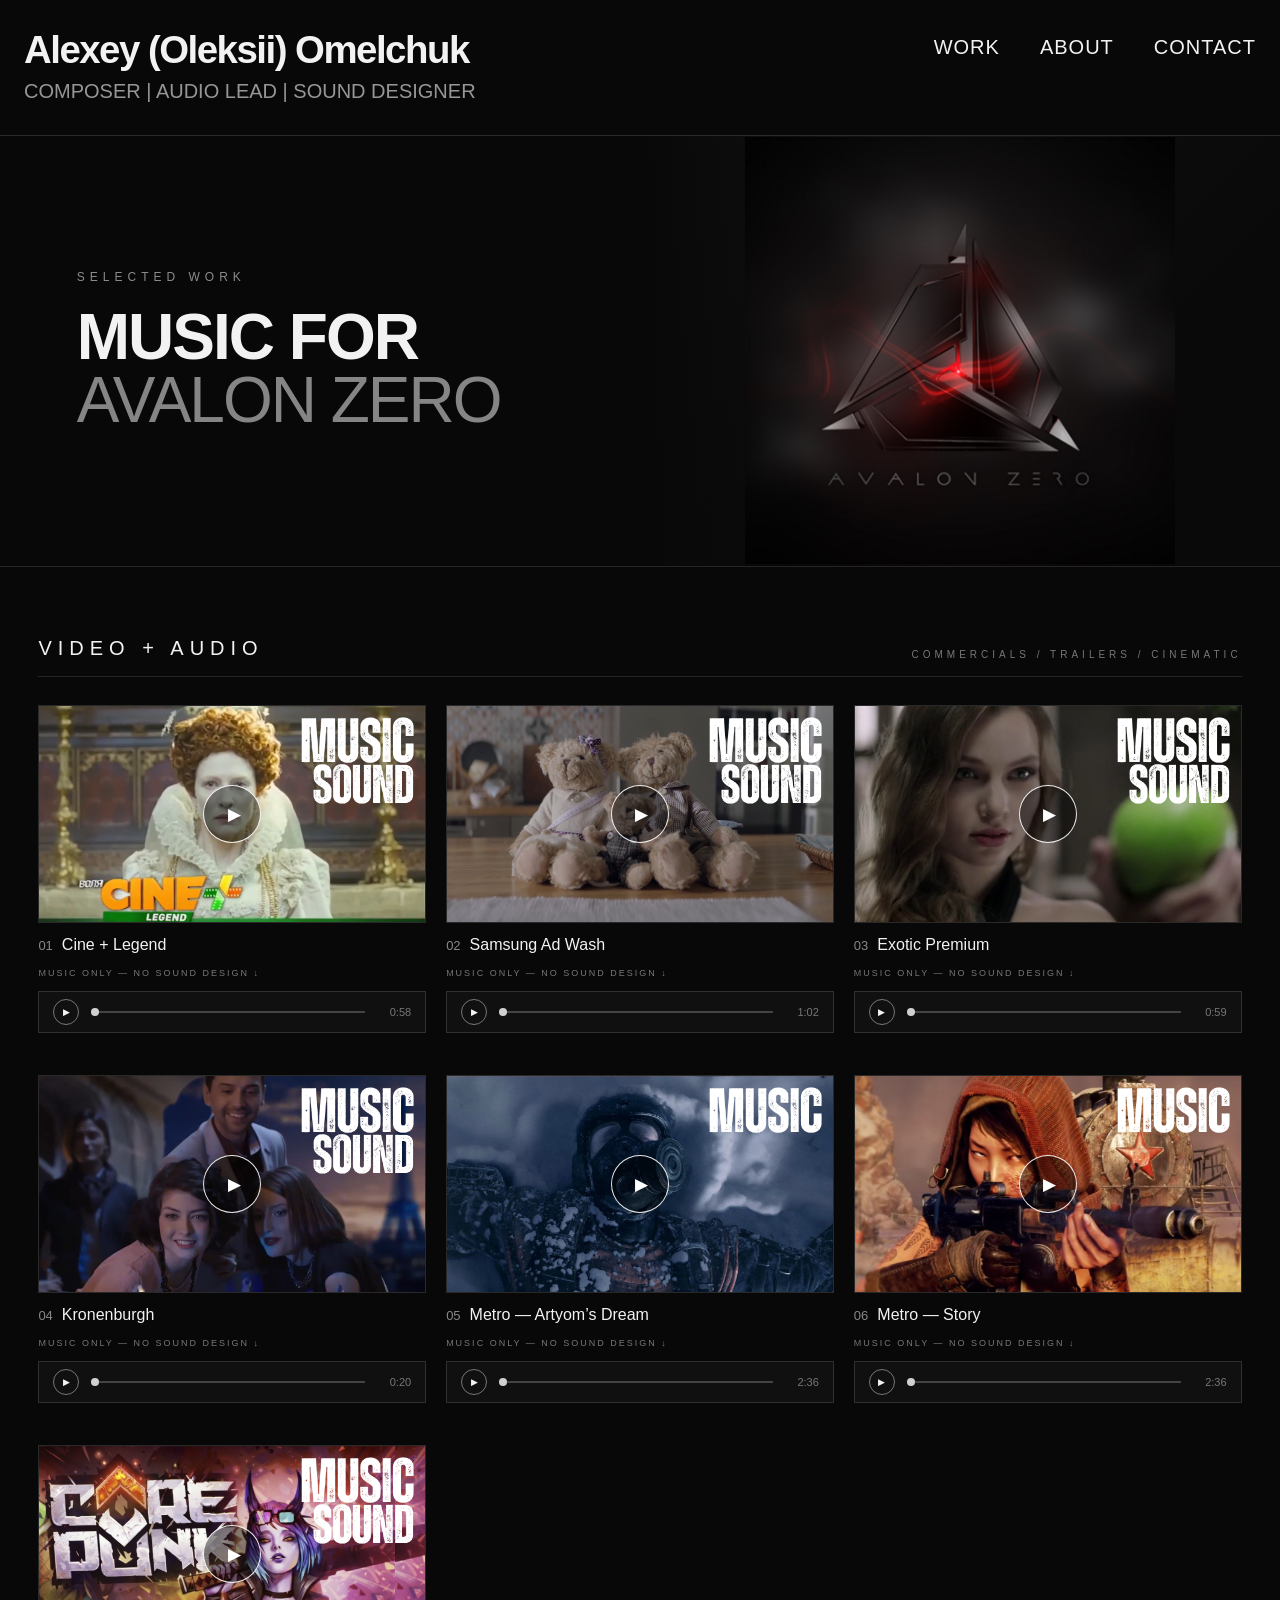
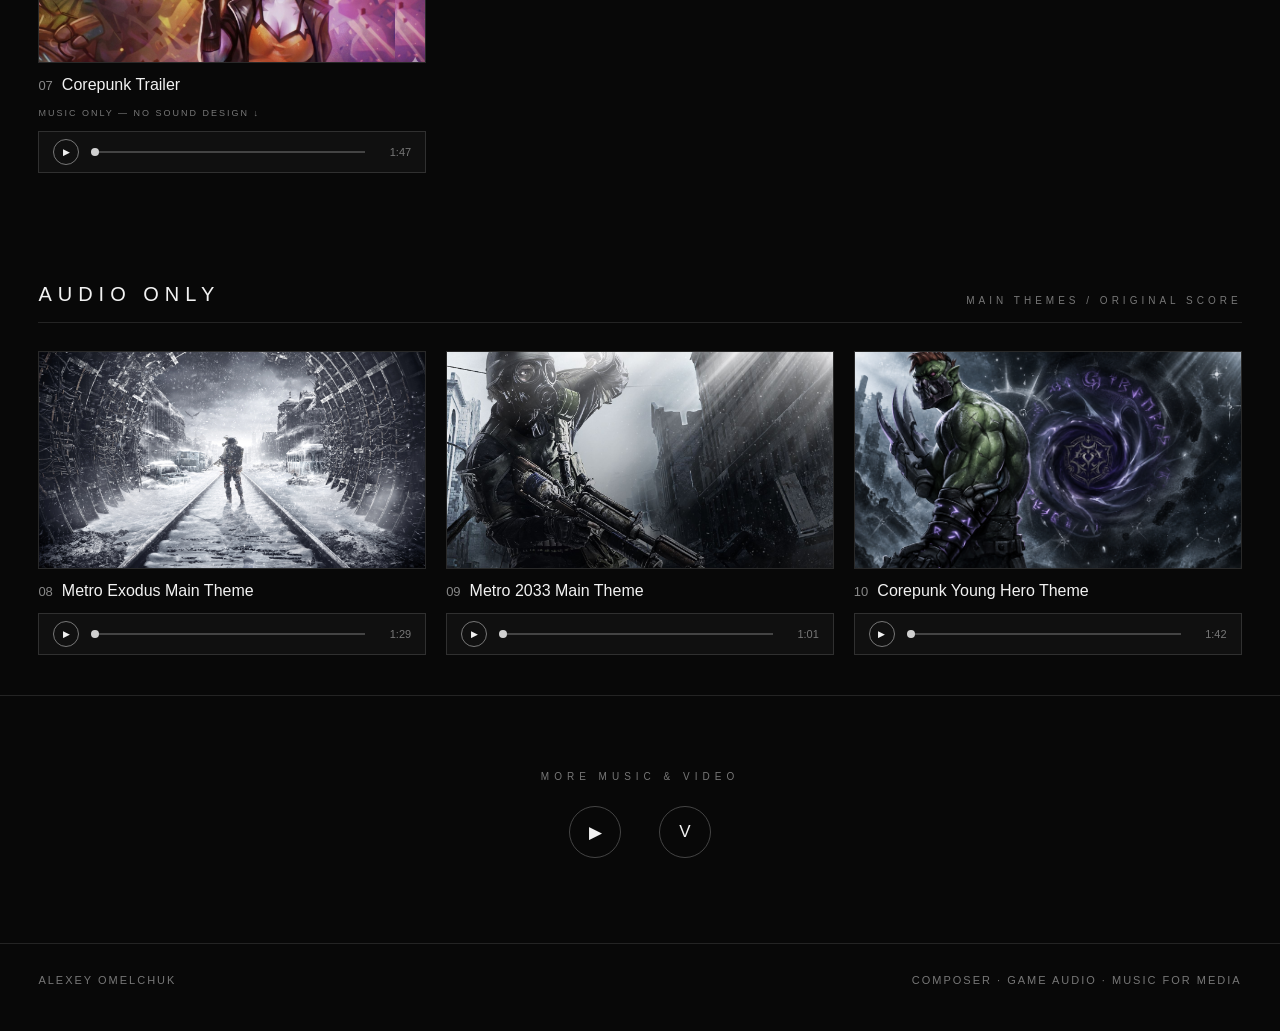
<file: avalon.html>
<!DOCTYPE html>
<html lang="en">
<head>
  <meta charset="UTF-8">
  <meta name="viewport" content="width=device-width, initial-scale=1.0">

  <title>Music for Avalon Zero | Alexey (Oleksii) Omelchuk</title>

  <style>
    * {
      box-sizing: border-box;
      margin: 0;
      padding: 0;
    }

    body {
      background: #080808;
      color: #f2f2f2;
      font-family: Arial, Helvetica, sans-serif;
    }

    a {
      color: inherit;
      text-decoration: none;
    }

    /* HEADER */

    .site-header {
      min-height: 136px;
      padding: 28px 24px 24px;
      border-bottom: 1px solid #2a2a2a;
      display: flex;
      justify-content: space-between;
      align-items: flex-start;
    }

    .name {
      font-size: clamp(30px, 3vw, 48px);
      font-weight: 700;
      letter-spacing: -1.5px;
    }

    .role {
      margin-top: 8px;
      color: #969696;
      font-size: 20px;
    }

    .nav {
      display: flex;
      gap: 40px;
      padding-top: 8px;
      font-size: 20px;
      letter-spacing: 1px;
    }

    .nav a:hover {
      opacity: .65;
    }

    /* HERO */

    .hero {
      min-height: 420px;
      border-bottom: 1px solid #252525;
      display: grid;
      grid-template-columns: 1fr 1fr;
      position: relative;
      overflow: hidden;
    }

    .hero-copy {
      padding: 90px 6vw;
      display: flex;
      flex-direction: column;
      justify-content: center;
      z-index: 2;
    }

    .eyebrow {
      color: #8c8c8c;
      font-size: 12px;
      letter-spacing: 5px;
      margin-bottom: 22px;
      text-transform: uppercase;
    }

    .hero h1 {
      font-size: clamp(42px, 5vw, 76px);
      line-height: .98;
      letter-spacing: -2px;
      font-weight: 600;
    }

    .hero h1 span {
      color: #858585;
      font-weight: 400;
    }

    .hero-art {
      min-height: 420px;
      display: flex;
      align-items: center;
      justify-content: center;
      position: relative;
      background:
        radial-gradient(circle at center, rgba(130,20,20,.22), transparent 48%),
        linear-gradient(135deg, #111 0%, #090909 70%);
    }

    .hero-art::after {
      content: "";
      position: absolute;
      inset: 0;
      background: linear-gradient(90deg, #080808 0%, transparent 30%);
      pointer-events: none;
    }

    .logo-placeholder {
      position: relative;
      z-index: 2;
      width: 310px;
      height: 180px;
      border: 1px solid #333;
      display: flex;
      align-items: center;
      justify-content: center;
      color: #777;
      letter-spacing: 6px;
      font-size: 13px;
    }

    /* CONTENT */

    .section {
      padding: 70px 3vw 40px;
    }

    .section-heading {
      display: flex;
      justify-content: space-between;
      align-items: flex-end;
      margin-bottom: 28px;
      border-bottom: 1px solid #242424;
      padding-bottom: 16px;
    }

    .section-heading h2 {
      font-size: 20px;
      font-weight: 400;
      letter-spacing: 6px;
      text-transform: uppercase;
    }

    .section-heading span {
      color: #777;
      font-size: 10px;
      letter-spacing: 4px;
      text-transform: uppercase;
    }

    .grid {
      display: grid;
      grid-template-columns: repeat(3, minmax(0, 1fr));
      gap: 42px 20px;
    }

    .card {
      min-width: 0;
    }

    .thumb {
      aspect-ratio: 16 / 7;
      background:
        linear-gradient(135deg, #171717, #0e0e0e);
      border: 1px solid #292929;
      position: relative;
      overflow: hidden;
    }

    .thumb::before {
      content: "IMAGE";
      position: absolute;
      inset: 0;
      display: flex;
      align-items: center;
      justify-content: center;
      color: #454545;
      letter-spacing: 5px;
      font-size: 11px;
    }

    .play {
      width: 54px;
      height: 54px;
      border: 2px solid rgba(255,255,255,.9);
      border-radius: 50%;
      position: absolute;
      left: 50%;
      top: 50%;
      transform: translate(-50%, -50%);
      display: flex;
      align-items: center;
      justify-content: center;
      z-index: 2;
    }

    .play::after {
      content: "";
      border-left: 13px solid white;
      border-top: 8px solid transparent;
      border-bottom: 8px solid transparent;
      margin-left: 4px;
    }

    .card-title {
      margin-top: 13px;
      font-size: 16px;
      font-weight: 500;
    }

    .number {
      color: #888;
      margin-right: 9px;
      font-size: 13px;
    }

    .media-row {
      margin-top: 13px;
      display: grid;
      grid-template-columns: 105px 1fr;
      gap: 10px;
    }

    .video-button,
    .audio-player {
      height: 44px;
      border: 1px solid #383838;
      background: #101010;
      display: flex;
      align-items: center;
    }

    .video-button {
      justify-content: center;
      font-size: 12px;
      transition: .2s;
    }

    .video-button:hover {
      background: #181818;
    }

    .video-button.youtube::before {
      content: "▶";
      margin-right: 8px;
    }

    .video-button.vimeo::before {
      content: "V";
      margin-right: 8px;
      font-weight: 700;
    }

    .audio-player {
      padding: 0 12px;
      gap: 10px;
      color: #777;
    }

    .audio-play {
      width: 25px;
      height: 25px;
      border: 1px solid #777;
      border-radius: 50%;
      display: flex;
      align-items: center;
      justify-content: center;
      color: white;
      font-size: 10px;
      flex: 0 0 auto;
    }

    .audio-line {
      height: 2px;
      background: #3c3c3c;
      flex: 1;
    }

    /* AUDIO ONLY */

    .audio-grid .thumb {
      aspect-ratio: 16 / 6.5;
    }

    .audio-grid .thumb::before {
      content: "COVER IMAGE";
    }

    .audio-grid .audio-player {
      margin-top: 14px;
      width: 100%;
    }

    /* SOCIAL */

    .social {
      padding: 75px 20px 85px;
      text-align: center;
      border-top: 1px solid #242424;
    }

    .social-title {
      color: #777;
      text-transform: uppercase;
      letter-spacing: 5px;
      font-size: 10px;
      margin-bottom: 24px;
    }

    .social-icons {
      display: flex;
      justify-content: center;
      gap: 38px;
    }

    .social-icons a {
      width: 52px;
      height: 52px;
      border: 1px solid #444;
      border-radius: 50%;
      display: flex;
      justify-content: center;
      align-items: center;
      font-size: 17px;
      transition: .2s;
    }

    .social-icons a:hover {
      background: #eee;
      color: #080808;
    }

    /* FOOTER */

    footer {
      border-top: 1px solid #242424;
      padding: 30px 3vw 45px;
      display: flex;
      justify-content: space-between;
      color: #777;
      font-size: 11px;
      letter-spacing: 2px;
    }

    /* RESPONSIVE */

    @media (max-width: 900px) {
      .site-header {
        display: block;
      }

      .nav {
        margin-top: 25px;
        gap: 25px;
        font-size: 15px;
      }

      .hero {
        grid-template-columns: 1fr;
      }

      .hero-copy {
        padding: 70px 6vw 30px;
      }

      .hero-art {
        min-height: 260px;
      }

      .grid {
        grid-template-columns: repeat(2, 1fr);
      }
    }

    @media (max-width: 600px) {
      .role {
        font-size: 15px;
      }

      .nav {
        flex-wrap: wrap;
      }

      .grid {
        grid-template-columns: 1fr;
      }

      .section {
        padding-left: 20px;
        padding-right: 20px;
      }

      .section-heading span {
        display: none;
      }
        footer {
      display: block;
      line-height: 2;
    }
    }
    /* AVALON MEDIA */

.video-frame {
  width: 100%;
  aspect-ratio: 16 / 9;
  background: #000;
  overflow: hidden;
  border: 1px solid #242424;
}

.video-frame iframe {
  width: 100%;
  height: 100%;
  display: block;
  border: 0;
}

/* AUDIO PLAYER */

.audio-player {
  width: 100%;
  height: 42px;
  margin-top: 13px;
  padding: 0 14px;
  display: flex;
  align-items: center;
  gap: 12px;
  background: #101010;
  border: 1px solid #303030;
}

.audio-play {
  appearance: none;
  -webkit-appearance: none;
  width: 26px;
  height: 26px;
  padding: 0;
  border: 1px solid #777;
  border-radius: 50%;
  background: transparent;
  color: #f2f2f2;
  font-family: Arial, Helvetica, sans-serif;
  font-size: 9px;
  line-height: 1;
  cursor: pointer;
  flex: 0 0 26px;
}

.audio-progress {
  appearance: none;
  -webkit-appearance: none;
  flex: 1;
  min-width: 0;
  height: 2px;
  background: #444;
  border: 0;
  outline: none;
  cursor: pointer;
}

.audio-progress::-webkit-slider-runnable-track {
  height: 2px;
  background: #444;
}

.audio-progress::-webkit-slider-thumb {
  appearance: none;
  -webkit-appearance: none;
  width: 8px;
  height: 8px;
  margin-top: -3px;
  border-radius: 50%;
  background: #d0d0d0;
  border: 0;
}

.audio-progress::-moz-range-track {
  height: 2px;
  background: #444;
  border: 0;
}

.audio-progress::-moz-range-thumb {
  width: 8px;
  height: 8px;
  border-radius: 50%;
  background: #d0d0d0;
  border: 0;
}

.audio-time {
  min-width: 34px;
  color: #777;
  font-size: 11px;
  text-align: right;
}

/* AUDIO ONLY PLACEHOLDERS */

.audio-cover {
  width: 100%;
  aspect-ratio: 16 / 7;
  background: linear-gradient(135deg, #171717, #0d0d0d);
  border: 1px solid #292929;
}

.audio-card .audio-player {
  margin-top: 13px;
}
  /* VIDEO POSTERS */

.video-poster {
  position: relative;
  width: 100%;
  aspect-ratio: 16 / 9;
  overflow: hidden;
  background: #000;
  border: 1px solid #292929;
  cursor: pointer;
}

.video-poster img {
  width: 100%;
  height: 100%;
  display: block;
  object-fit: cover;
}

.video-poster iframe {
  position: absolute;
  inset: 0;
  width: 100%;
  height: 100%;
  border: 0;
  display: block;
}

.poster-play {
  position: absolute;
  left: 50%;
  top: 50%;
  transform: translate(-50%, -50%);

  width: 58px;
  height: 58px;

  border: 1.5px solid rgba(255,255,255,.9);
  border-radius: 50%;

  background: rgba(0,0,0,.42);
  color: white;

  display: flex;
  align-items: center;
  justify-content: center;

  padding: 0 0 0 4px;
  font-size: 17px;
  line-height: 1;

  cursor: pointer;
  transition: .2s ease;
}

.video-poster:hover .poster-play {
  transform: translate(-50%, -50%) scale(1.08);
  background: rgba(0,0,0,.65);
}


/* AUDIO COVER IMAGES */

.audio-cover {
  width: 100%;
  aspect-ratio: 16 / 9;
  overflow: hidden;
  background: #111;
  border: 1px solid #292929;
}

.audio-cover img {
  width: 100%;
  height: 100%;
  display: block;
  object-fit: cover;
} 
    .avalon-logo {
  position: relative;
  z-index: 2;
  width: min(72%, 430px);
  height: auto;
  display: block;
  object-fit: contain;
}
   .audio-label {
  margin-top: 14px;
  margin-bottom: 7px;
  color: #777;
  font-size: 9px;
  letter-spacing: 2px;
  text-transform: uppercase;
} 
  </style>
</head>

<body>

<header class="site-header">
  <div>
    <div class="name">Alexey (Oleksii) Omelchuk</div>
    <div class="role">COMPOSER | AUDIO LEAD | SOUND DESIGNER</div>
  </div>

  <nav class="nav">
    <a href="index.html">WORK</a>
    <a href="index.html#about">ABOUT</a>
    <a href="contact.html">CONTACT</a>
  </nav>
</header>


<section class="hero">

  <div class="hero-copy">
    <div class="eyebrow">Selected Work</div>

    <h1>
      MUSIC FOR<br>
      <span>AVALON ZERO</span>
    </h1>
  </div>

  <div class="hero-art">
   <img class="avalon-logo"
     src="images/avalon/logo.jpg"
     alt="Avalon Zero">
  </div>

</section>

<!-- VIDEO + AUDIO -->
<section class="section">

  <div class="section-heading">
    <h2>Video + Audio</h2>
    <span>Commercials / Trailers / Cinematic</span>
  </div>

  <div class="grid">

    <!-- 01 CINE + LEGEND -->
    <article class="card">
      <div class="video-poster"
           data-video="https://player.vimeo.com/video/1217267365?autoplay=1">
        <img src="images/avalon/1.fotoA.png" alt="Cine + Legend">
        <button class="poster-play" type="button" aria-label="Play Cine + Legend">▶</button>
      </div>

      <div class="card-title">
        <span class="number">01</span>Cine + Legend
      </div>
<div class="audio-label">MUSIC ONLY — NO SOUND DESIGN ↓ </div>
      <div class="audio-player">
        <button class="audio-play" type="button">▶</button>
        <input class="audio-progress" type="range" min="0" max="100" value="0">
        <span class="audio-time">0:00</span>
        <audio preload="metadata" src="audio/avalon/01.track_cine.mp3"></audio>
      </div>
    </article>


    <!-- 02 SAMSUNG -->
    <article class="card">
      <div class="video-poster"
           data-video="https://player.vimeo.com/video/1217275455?autoplay=1">
        <img src="images/avalon/2.fotoA.png" alt="Samsung Ad Wash">
        <button class="poster-play" type="button" aria-label="Play Samsung Ad Wash">▶</button>
      </div>

      <div class="card-title">
        <span class="number">02</span>Samsung Ad Wash
      </div>
<div class="audio-label">MUSIC ONLY — NO SOUND DESIGN ↓ </div>
      <div class="audio-player">
        <button class="audio-play" type="button">▶</button>
        <input class="audio-progress" type="range" min="0" max="100" value="0">
        <span class="audio-time">0:00</span>
        <audio preload="metadata" src="audio/avalon/02.track_samsung.mp3"></audio>
      </div>
    </article>


    <!-- 03 EXOTIC PREMIUM -->
    <article class="card">
      <div class="video-poster"
           data-video="https://player.vimeo.com/video/1217243130?autoplay=1">
        <img src="images/avalon/3.fotoA.png" alt="Exotic Premium">
        <button class="poster-play" type="button" aria-label="Play Exotic Premium">▶</button>
      </div>

      <div class="card-title">
        <span class="number">03</span>Exotic Premium
      </div>
<div class="audio-label">MUSIC ONLY — NO SOUND DESIGN ↓ </div>
      <div class="audio-player">
        <button class="audio-play" type="button">▶</button>
        <input class="audio-progress" type="range" min="0" max="100" value="0">
        <span class="audio-time">0:00</span>
        <audio preload="metadata" src="audio/avalon/03.track_exotic.mp3"></audio>
      </div>
    </article>


    <!-- 04 KRONENBURGH -->
    <article class="card">
      <div class="video-poster"
           data-video="https://player.vimeo.com/video/1217111964?autoplay=1">
        <img src="images/avalon/4.fotoA.png" alt="Kronenburgh">
        <button class="poster-play" type="button" aria-label="Play Kronenburgh">▶</button>
      </div>

      <div class="card-title">
        <span class="number">04</span>Kronenburgh
      </div>
<div class="audio-label">MUSIC ONLY — NO SOUND DESIGN ↓ </div>
      <div class="audio-player">
        <button class="audio-play" type="button">▶</button>
        <input class="audio-progress" type="range" min="0" max="100" value="0">
        <span class="audio-time">0:00</span>
        <audio preload="metadata" src="audio/avalon/04.track_kronenburgh.mp3"></audio>
      </div>
    </article>


    <!-- 05 ARTYOM'S DREAM -->
    <article class="card">
      <div class="video-poster"
           data-video="https://www.youtube.com/embed/Mn10KuNiDJM?autoplay=1">
        <img src="images/avalon/5.fotoA.png" alt="Metro — Artyom’s Dream">
        <button class="poster-play" type="button" aria-label="Play Metro Artyom's Dream">▶</button>
      </div>

      <div class="card-title">
        <span class="number">05</span>Metro — Artyom’s Dream
      </div>
<div class="audio-label">MUSIC ONLY — NO SOUND DESIGN ↓ </div>
      <div class="audio-player">
        <button class="audio-play" type="button">▶</button>
        <input class="audio-progress" type="range" min="0" max="100" value="0">
        <span class="audio-time">0:00</span>
        <audio preload="metadata" src="audio/avalon/05.track_atryom.mp3"></audio>
      </div>
    </article>


    <!-- 06 METRO STORY -->
    <article class="card">
      <div class="video-poster"
           data-video="https://www.youtube.com/embed/ITsyel3oxEQ?autoplay=1">
        <img src="images/avalon/6.fotoA.png" alt="Metro — Story">
        <button class="poster-play" type="button" aria-label="Play Metro Story">▶</button>
      </div>

      <div class="card-title">
        <span class="number">06</span>Metro — Story
      </div>
<div class="audio-label">MUSIC ONLY — NO SOUND DESIGN ↓ </div>
      <div class="audio-player">
        <button class="audio-play" type="button">▶</button>
        <input class="audio-progress" type="range" min="0" max="100" value="0">
        <span class="audio-time">0:00</span>
        <audio preload="metadata" src="audio/avalon/06.track_metro_story.mp3"></audio>
      </div>
    </article>


    <!-- 07 COREPUNK -->
    <article class="card">
      <div class="video-poster"
           data-video="https://www.youtube.com/embed/YfU1oCasTOw?autoplay=1">
        <img src="images/avalon/7.fotoA.png" alt="Corepunk Trailer">
        <button class="poster-play" type="button" aria-label="Play Corepunk Trailer">▶</button>
      </div>

      <div class="card-title">
        <span class="number">07</span>Corepunk Trailer
      </div>
<div class="audio-label">MUSIC ONLY — NO SOUND DESIGN ↓ </div>
      <div class="audio-player">
        <button class="audio-play" type="button">▶</button>
        <input class="audio-progress" type="range" min="0" max="100" value="0">
        <span class="audio-time">0:00</span>
        <audio preload="metadata" src="audio/avalon/07.track_corepunk_trailer.mp3"></audio>
      </div>
    </article>

  </div>
</section>


<!-- AUDIO ONLY -->

<section class="section">

  <div class="section-heading">
    <h2>Audio Only</h2>
    <span>Main Themes / Original Score</span>
  </div>

  <div class="grid audio-grid">

    <!-- 08 METRO EXODUS -->
    <article class="card audio-card">

      <div class="audio-cover">
        <img src="images/avalon/8.fotoA.png" alt="Metro Exodus Main Theme">
      </div>

      <div class="card-title">
        <span class="number">08</span>Metro Exodus Main Theme
      </div>

      <div class="audio-player">
        <button class="audio-play" type="button">▶</button>
        <input class="audio-progress" type="range" min="0" max="100" value="0">
        <span class="audio-time">0:00</span>
        <audio preload="metadata" src="audio/avalon/08.track_exodus.mp3"></audio>
      </div>
    </article>


    <!-- 09 METRO 2033 -->
    <article class="card audio-card">

      <div class="audio-cover">
        <img src="images/avalon/9.fotoA.png" alt="Metro 2033 Main Theme">
      </div>

      <div class="card-title">
        <span class="number">09</span>Metro 2033 Main Theme
      </div>

      <div class="audio-player">
        <button class="audio-play" type="button">▶</button>
        <input class="audio-progress" type="range" min="0" max="100" value="0">
        <span class="audio-time">0:00</span>
        <audio preload="metadata" src="audio/avalon/09.track_2033.mp3"></audio>
      </div>
    </article>


    <!-- 10 COREPUNK THEME -->
    <article class="card audio-card">

      <div class="audio-cover">
        <img src="images/avalon/10.fotoA.png" alt="Corepunk Young Hero Theme">
      </div>

      <div class="card-title">
        <span class="number">10</span>Corepunk Young Hero Theme
      </div>

      <div class="audio-player">
        <button class="audio-play" type="button">▶</button>
        <input class="audio-progress" type="range" min="0" max="100" value="0">
        <span class="audio-time">0:00</span>
        <audio preload="metadata" src="audio/avalon/10.track_theme.mp3"></audio>
      </div>
    </article>

  </div>
</section>
  
<!-- YOUTUBE + VIMEO -->

<section class="social">

  <div class="social-title">
    More Music & Video
  </div>

  <div class="social-icons">

   <a href="https://www.youtube.com/channel/UCWcrtHffYncBlx07b9R0oWg"
   target="_blank"
   rel="noopener noreferrer"
   aria-label="YouTube"
   title="YouTube">
  ▶
</a>

<a href="https://vimeo.com/user261738134"
   target="_blank"
   rel="noopener noreferrer"
   aria-label="Vimeo"
   title="Vimeo">
  V
</a>

  </div>

</section>


<footer>
  <div>ALEXEY OMELCHUK</div>
  <div>COMPOSER · GAME AUDIO · MUSIC FOR MEDIA</div>
</footer>
<script>
document.querySelectorAll('.audio-player').forEach(player => {
  const audio = player.querySelector('audio');
  const button = player.querySelector('.audio-play');
  const progress = player.querySelector('.audio-progress');
  const time = player.querySelector('.audio-time');

  function formatTime(seconds) {
    if (!Number.isFinite(seconds)) return '0:00';

    const minutes = Math.floor(seconds / 60);
    const secs = Math.floor(seconds % 60);

    return minutes + ':' + String(secs).padStart(2, '0');
  }

  audio.addEventListener('loadedmetadata', () => {
    time.textContent = formatTime(audio.duration);
  });

  button.addEventListener('click', () => {
    document.querySelectorAll('audio').forEach(otherAudio => {
      if (otherAudio !== audio) {
        otherAudio.pause();

        const otherPlayer = otherAudio.closest('.audio-player');
        const otherButton = otherPlayer.querySelector('.audio-play');

        otherButton.textContent = '▶';
      }
    });

    if (audio.paused) {
      audio.play();
      button.textContent = '❚❚';
    } else {
      audio.pause();
      button.textContent = '▶';
    }
  });

  audio.addEventListener('timeupdate', () => {
    if (audio.duration) {
      progress.value = (audio.currentTime / audio.duration) * 100;
    }
  });

  progress.addEventListener('input', () => {
    if (audio.duration) {
      audio.currentTime = (progress.value / 100) * audio.duration;
    }
  });

  audio.addEventListener('ended', () => {
    button.textContent = '▶';
    progress.value = 0;
  });
});
</script>
  <script>
document.querySelectorAll('.video-poster').forEach(poster => {

  poster.addEventListener('click', () => {

    if (poster.querySelector('iframe')) return;

    const videoUrl = poster.dataset.video;

    const iframe = document.createElement('iframe');

    iframe.src = videoUrl;
    iframe.title = 'Video player';
    iframe.allow =
      'autoplay; fullscreen; picture-in-picture; encrypted-media';
    iframe.allowFullscreen = true;

    poster.innerHTML = '';
    poster.appendChild(iframe);

  });

});
</script>
</body>
</html>
</file>
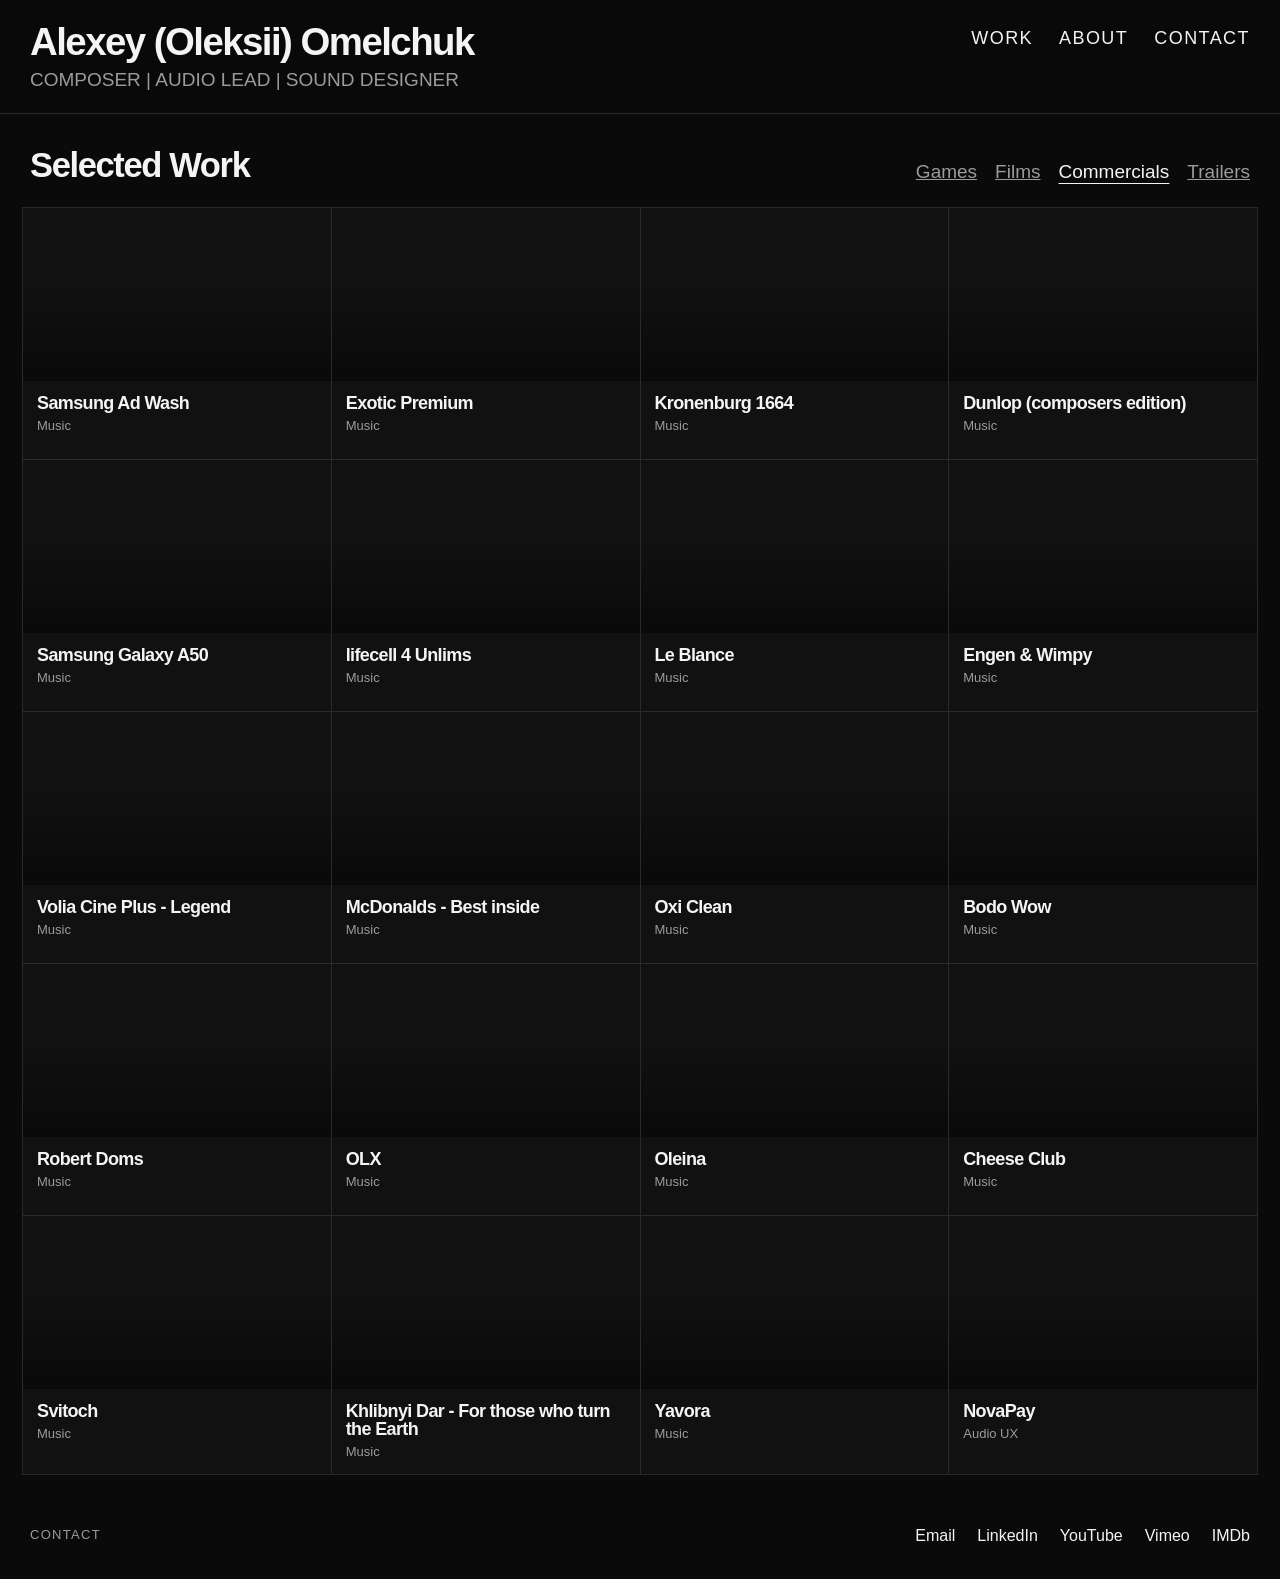
<file: commercials.html>
<!DOCTYPE html>
<html lang="en">
<head>
  <meta charset="UTF-8">
  <meta name="viewport" content="width=device-width, initial-scale=1.0">
  <title>Commercials — Alexey (Oleksii) Omelchuk</title>
  <link rel="stylesheet" href="styles.css">
</head>

<body>

<header class="site-header">
  <div class="identity">
    <a class="name" href="index.html">Alexey (Oleksii) Omelchuk</a>
    <p>COMPOSER | AUDIO LEAD | SOUND DESIGNER</p>
  </div>

  <nav class="main-nav">
    <a href="index.html">Work</a>
    <a href="index.html#about">About</a>
    <a href="contact.html">Contact</a>
  </nav>
</header>

<main id="top">

<section class="work" id="work">

  <div class="section-head">
    <h1>Selected Work</h1>

    <div class="filters">
      <a class="filter" href="index.html">Games</a>
      <a class="filter" href="films.html">Films</a>
      <a class="filter is-active" href="commercials.html">Commercials</a>
      <a class="filter" href="trailers.html">Trailers</a>
    </div>
  </div>

  <div class="commercial-grid">

    <article class="commercial-card video-card"
             data-video="1217275455"
             data-platform="vimeo">
      <div class="project-art commercial-art-1">
        <span class="play-mark">▶</span>
      </div>
      <div class="project-meta">
        <h2>Samsung Ad Wash</h2>
        <p>Music</p>
      </div>
    </article>

    <article class="commercial-card video-card"
             data-video="1217243130"
             data-platform="vimeo">
      <div class="project-art commercial-art-2">
        <span class="play-mark">▶</span>
      </div>
      <div class="project-meta">
        <h2>Exotic Premium</h2>
        <p>Music</p>
      </div>
    </article>

    <article class="commercial-card video-card"
             data-video="1217111964"
             data-platform="vimeo">
      <div class="project-art commercial-art-12">
        <span class="play-mark">▶</span>
      </div>
      <div class="project-meta">
        <h2>Kronenburg 1664</h2>
        <p>Music</p>
      </div>
    </article>
    
     <article class="commercial-card video-card"
             data-video="1217441098"
             data-platform="vimeo">
      <div class="project-art commercial-art-15">
        <span class="play-mark">▶</span>
      </div>
      <div class="project-meta">
        <h2>Dunlop (composers edition)</h2>
        <p>Music</p>
      </div>
    </article>

    <article class="commercial-card video-card"
             data-video="1217256541"
             data-platform="vimeo">
      <div class="project-art commercial-art-5">
        <span class="play-mark">▶</span>
      </div>
      <div class="project-meta">
        <h2>Samsung Galaxy A50</h2>
        <p>Music</p>
      </div>
    </article>

    <article class="commercial-card video-card"
             data-video="1217115205"
             data-platform="vimeo">
      <div class="project-art commercial-art-6">
        <span class="play-mark">▶</span>
      </div>
      <div class="project-meta">
        <h2>lifecell 4 Unlims</h2>
        <p>Music</p>
      </div>
    </article>

     <article class="commercial-card video-card"
             data-video="1217293649"
             data-platform="vimeo">
      <div class="project-art commercial-art-16">
        <span class="play-mark">▶</span>
      </div>
      <div class="project-meta">
        <h2>Le Blance</h2>
        <p>Music</p>
      </div>
    </article>
    
    <article class="commercial-card video-card"
             data-video="1217241509"
             data-platform="vimeo">
      <div class="project-art commercial-art-8">
        <span class="play-mark">▶</span>
      </div>
      <div class="project-meta">
        <h2>Engen &amp; Wimpy</h2>
        <p>Music</p>
      </div>
    </article>

    <article class="commercial-card video-card"
             data-video="1217267365"
             data-platform="vimeo">
      <div class="project-art commercial-art-9">
        <span class="play-mark">▶</span>
      </div>
      <div class="project-meta">
        <h2>Volia Cine Plus - Legend</h2>
        <p>Music</p>
      </div>
    </article>

    <article class="commercial-card video-card"
             data-video="1217279513"
             data-platform="vimeo">
      <div class="project-art commercial-art-10">
        <span class="play-mark">▶</span>
      </div>
      <div class="project-meta">
        <h2>McDonalds - Best inside</h2>
        <p>Music</p>
      </div>
    </article>
    
<article class="commercial-card video-card"
             data-video="1217247307"
             data-platform="vimeo">
      <div class="project-art commercial-art-4">
        <span class="play-mark">▶</span>
      </div>
      <div class="project-meta">
        <h2>Oxi Clean</h2>
        <p>Music</p>
      </div>
    </article>

    <article class="commercial-card video-card"
             data-video="1217237830"
             data-platform="vimeo">
      <div class="project-art commercial-art-7">
        <span class="play-mark">▶</span>
      </div>
      <div class="project-meta">
        <h2>Bodo Wow</h2>
        <p>Music</p>
      </div>
    </article>
   
    <article class="commercial-card video-card"
         data-video="1217301826"
         data-platform="vimeo">
  <div class="project-art commercial-art-17">
    <span class="play-mark">▶</span>
  </div>
  <div class="project-meta">
    <h2>Robert Doms</h2>
    <p>Music</p>
  </div>
</article>

<article class="commercial-card video-card"
         data-video="1220213170"
         data-platform="vimeo">
  <div class="project-art commercial-art-18">
    <span class="play-mark">▶</span>
  </div>
  <div class="project-meta">
    <h2>OLX</h2>
    <p>Music</p>
  </div>
</article>

<article class="commercial-card video-card"
         data-video="1217274123"
         data-platform="vimeo">
  <div class="project-art commercial-art-19">
    <span class="play-mark">▶</span>
  </div>
  <div class="project-meta">
    <h2>Oleina</h2>
    <p>Music</p>
  </div>
</article>

<article class="commercial-card video-card"
         data-video="1220239187"
         data-platform="vimeo">
  <div class="project-art commercial-art-20">
    <span class="play-mark">▶</span>
  </div>
  <div class="project-meta">
    <h2>Cheese Club</h2>
    <p>Music</p>
  </div>
</article>

     <article class="commercial-card video-card"
             data-video="1217250801"
             data-platform="vimeo">
      <div class="project-art commercial-art-3">
        <span class="play-mark">▶</span>
      </div>
      <div class="project-meta">
        <h2>Svitoch</h2>
        <p>Music</p>
      </div>
    </article>

    <article class="commercial-card video-card"
             data-video="1217102984"
             data-platform="vimeo">
      <div class="project-art commercial-art-13">
        <span class="play-mark">▶</span>
      </div>
      <div class="project-meta">
        <h2>Khlibnyi Dar - For those who turn the Earth</h2>
        <p>Music</p>
      </div>
    </article>

    <article class="commercial-card video-card"
             data-video="1217254048"
             data-platform="vimeo">
      <div class="project-art commercial-art-14">
        <span class="play-mark">▶</span>
      </div>
      <div class="project-meta">
        <h2>Yavora</h2>
        <p>Music</p>
      </div>
    </article>

     <article class="commercial-card video-card"
             data-video="1217311500"
             data-platform="vimeo">
      <div class="project-art commercial-art-11">
        <span class="play-mark">▶</span>
      </div>
      <div class="project-meta">
        <h2>NovaPay</h2>
        <p>Audio UX</p>
      </div>
    </article>

  </div>

</section>

</main>

<footer id="contact">
  <p>Contact</p>

  <div class="contact-links">
    <a href="mailto:alexeyomelchuk.music@gmail.com">Email</a>
    <a href="https://www.linkedin.com/in/oleksii-omelchuk"
       target="_blank"
       rel="noopener noreferrer">LinkedIn</a>
    <a href="https://www.youtube.com/@AlexeyOmelchuk"
       target="_blank"
       rel="noopener noreferrer">YouTube</a>
    
    <a href="https://vimeo.com/user261738134" target="_blank" rel="noopener noreferrer">Vimeo</a>
  
    <a href="https://www.imdb.com/name/nm3913658/"
       target="_blank"
       rel="noopener noreferrer">IMDb</a>
  </div>
</footer>

<div class="video-modal" id="videoModal" aria-hidden="true">
  <div class="video-modal__backdrop" data-close-video></div>

  <div class="video-modal__dialog">
    <button class="video-modal__close"
            type="button"
            data-close-video>×</button>

    <div class="video-modal__frame">
      <iframe
        id="videoFrame"
        src=""
        title="Video player"
        allow="autoplay; encrypted-media; picture-in-picture"
        allowfullscreen>
      </iframe>
    </div>
  </div>
</div>

<script src="script.js"></script>

</body>
</html>
</file>
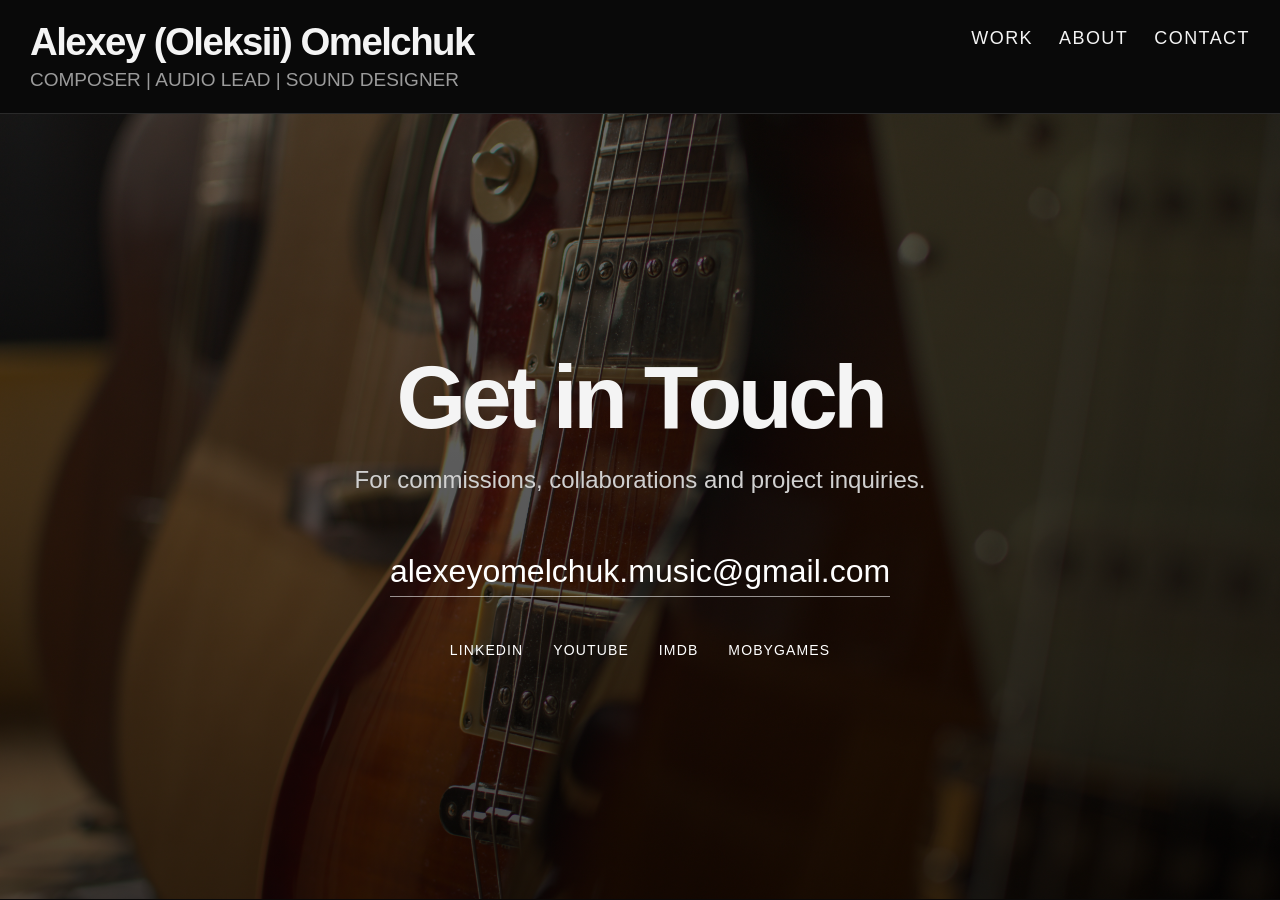
<file: contact.html>
<!DOCTYPE html>
<html lang="en">
<head>
  <meta charset="UTF-8">
  <meta name="viewport" content="width=device-width, initial-scale=1.0">

  <title>Contact | Alexey (Oleksii) Omelchuk</title>

  <link rel="stylesheet" href="styles.css">

  <style>
    .contact-page {
      min-height: calc(100vh - 115px);
      position: relative;
      display: flex;
      align-items: center;
      justify-content: center;
      padding: 80px 30px;

      background:
        linear-gradient(
          rgba(0, 0, 0, 0.58),
          rgba(0, 0, 0, 0.72)
        ),
        url("images/contact-bg.jpg") center / cover no-repeat;
    }

    .contact-page__content {
      position: relative;
      z-index: 2;
      width: min(900px, 100%);
      text-align: center;
    }

    .contact-page h1 {
      margin: 0 0 22px;
      font-size: clamp(52px, 7vw, 100px);
      line-height: 0.95;
      letter-spacing: -0.05em;
    }

    .contact-intro {
      max-width: 700px;
      margin: 0 auto 55px;
      color: #d0d0d0;
      font-size: clamp(18px, 2vw, 24px);
      line-height: 1.5;
    }

    .contact-email {
      display: inline-block;
      margin-bottom: 45px;
      color: #fff;
      font-size: clamp(20px, 2.5vw, 32px);
      text-decoration: none;
      border-bottom: 1px solid rgba(255,255,255,.55);
      padding-bottom: 6px;
    }

    .contact-email:hover {
      border-color: #fff;
    }

    .contact-socials {
      display: flex;
      justify-content: center;
      align-items: center;
      flex-wrap: wrap;
      gap: 18px 30px;
    }

    .contact-socials a {
      color: #fff;
      text-decoration: none;
      text-transform: uppercase;
      letter-spacing: .08em;
      font-size: 14px;
    }

    .contact-socials a:hover {
      text-decoration: underline;
      text-underline-offset: 6px;
    }

    @media (max-width: 640px) {
      .contact-page {
        min-height: calc(100vh - 100px);
        padding: 60px 20px;
      }

      .contact-intro {
        margin-bottom: 40px;
      }

      .contact-email {
        margin-bottom: 35px;
      }
    }
  </style>
</head>

<body>

<header class="site-header">
  <div class="identity">
    <a class="name" href="index.html">
      Alexey (Oleksii) Omelchuk
    </a>
    <p>COMPOSER | AUDIO LEAD | SOUND DESIGNER</p>
  </div>

  <nav class="main-nav">
    <a href="index.html#work">Work</a>
    <a href="index.html#about">About</a>
    <a href="contact.html">Contact</a>
  </nav>
</header>

<main class="contact-page">

  <div class="contact-page__content">

    <h1>Get in Touch</h1>

    <p class="contact-intro">
      For commissions, collaborations and project inquiries.
    </p>

    <a class="contact-email"
       href="mailto:alexeyomelchuk.music@gmail.com">
      alexeyomelchuk.music@gmail.com
    </a>

    <div class="contact-socials">

      <a href="https://www.linkedin.com/in/oleksii-omelchuk"
         target="_blank"
         rel="noopener noreferrer">
        LinkedIn
      </a>

      <a href="https://www.youtube.com/@AlexeyOmelchuk"
         target="_blank"
         rel="noopener noreferrer">
        YouTube
      </a>

      <a href="https://www.imdb.com/name/nm3913658/"
         target="_blank"
         rel="noopener noreferrer">
        IMDb
      </a>

      <a href="https://www.mobygames.com/person/254048/alexey-omelchuk/credits/"
   target="_blank"
   rel="noopener noreferrer">
  MobyGames
</a>

    </div>

  </div>

</main>

</body>
</html>
</file>
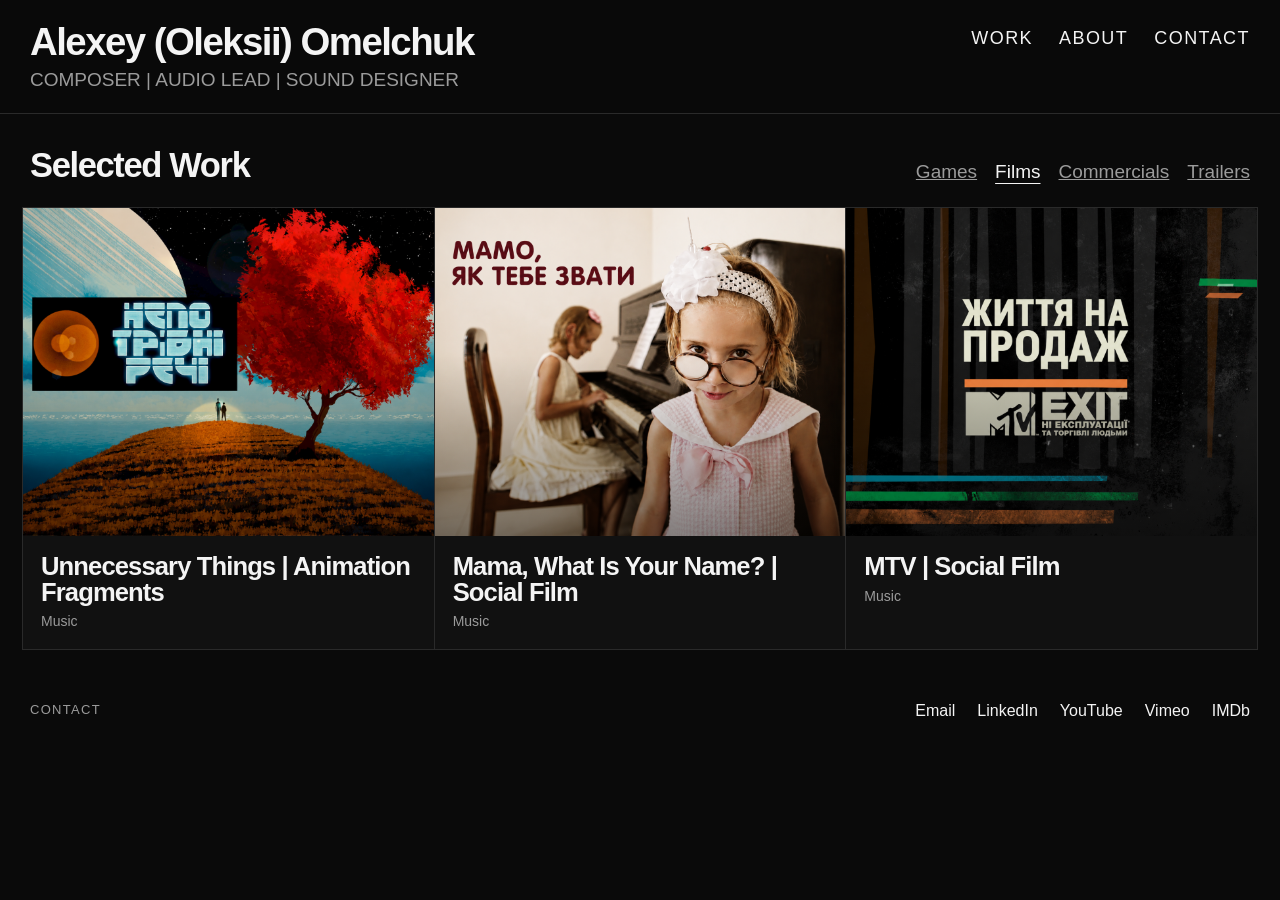
<file: films.html>
<!DOCTYPE html>
<html lang="en">
<head>
  <meta charset="UTF-8">
  <meta name="viewport" content="width=device-width, initial-scale=1.0">
  <title>Films — Alexey (Oleksii) Omelchuk</title>
  <link rel="stylesheet" href="styles.css">
</head>

<body>

<header class="site-header">
  <div class="identity">
    <a class="name" href="index.html">Alexey (Oleksii) Omelchuk</a>
    <p>COMPOSER | AUDIO LEAD | SOUND DESIGNER</p>
  </div>

  <nav class="main-nav">
    <a href="index.html">Work</a>
    <a href="index.html#about">About</a>
   <a href="contact.html">Contact</a>
  </nav>
</header>

<main id="top">

<section class="work" id="work">

  <div class="section-head">
    <h1>Selected Work</h1>

    <div class="filters">
      <a class="filter" href="index.html">Games</a>
      <a class="filter is-active" href="films.html">Films</a>
      <a class="filter" href="commercials.html">Commercials</a>
      <a class="filter" href="trailers.html">Trailers</a>
    </div>
  </div>

  <div class="project-grid">

   <article class="project-card video-card"
         data-video="1218869571"
         data-platform="vimeo">
  <div class="project-art film-art-1">
    <span class="play-mark">▶</span>
  </div>
  <div class="project-meta">
    <h2>Unnecessary Things | Animation Fragments</h2>
    <p>Music</p>
  </div>
</article>

<article class="project-card video-card"
         data-video="1232175219"
         data-platform="vimeo">
  <div class="project-art film-art-2">
    <span class="play-mark">▶</span>
  </div>
  <div class="project-meta">
    <h2>Mama, What Is Your Name? | Social Film</h2>
    <p>Music</p>
  </div>
</article>

<article class="project-card">
  <div class="project-art film-art-3"></div>
  <div class="project-meta">
    <h2>MTV | Social Film</h2>
    <p>Music</p>
  </div>
</article>

  </div>

</section>

</main>

<footer id="contact">
  <p>Contact</p>

  <div class="contact-links">
    <a href="mailto:alexeyomelchuk.music@gmail.com">Email</a>

    <a href="https://www.linkedin.com/in/oleksii-omelchuk"
       target="_blank"
       rel="noopener noreferrer">LinkedIn</a>

    <a href="https://www.youtube.com/@AlexeyOmelchuk"
       target="_blank"
       rel="noopener noreferrer">YouTube</a>
   <a href="https://vimeo.com/user261738134" target="_blank" rel="noopener noreferrer">Vimeo</a>
    <a href="https://www.imdb.com/name/nm3913658/"
       target="_blank"
       rel="noopener noreferrer">IMDb</a>
  </div>
</footer>

<div class="video-modal" id="videoModal" aria-hidden="true">
  <div class="video-modal__backdrop" data-close-video></div>

  <div class="video-modal__dialog">
    <button class="video-modal__close"
            type="button"
            data-close-video>×</button>

    <div class="video-modal__frame">
      <iframe
        id="videoFrame"
        src=""
        title="Video player"
        allow="autoplay; encrypted-media; picture-in-picture"
        allowfullscreen>
      </iframe>
    </div>
  </div>
</div>

<script src="script.js"></script>

</body>
</html>
</file>
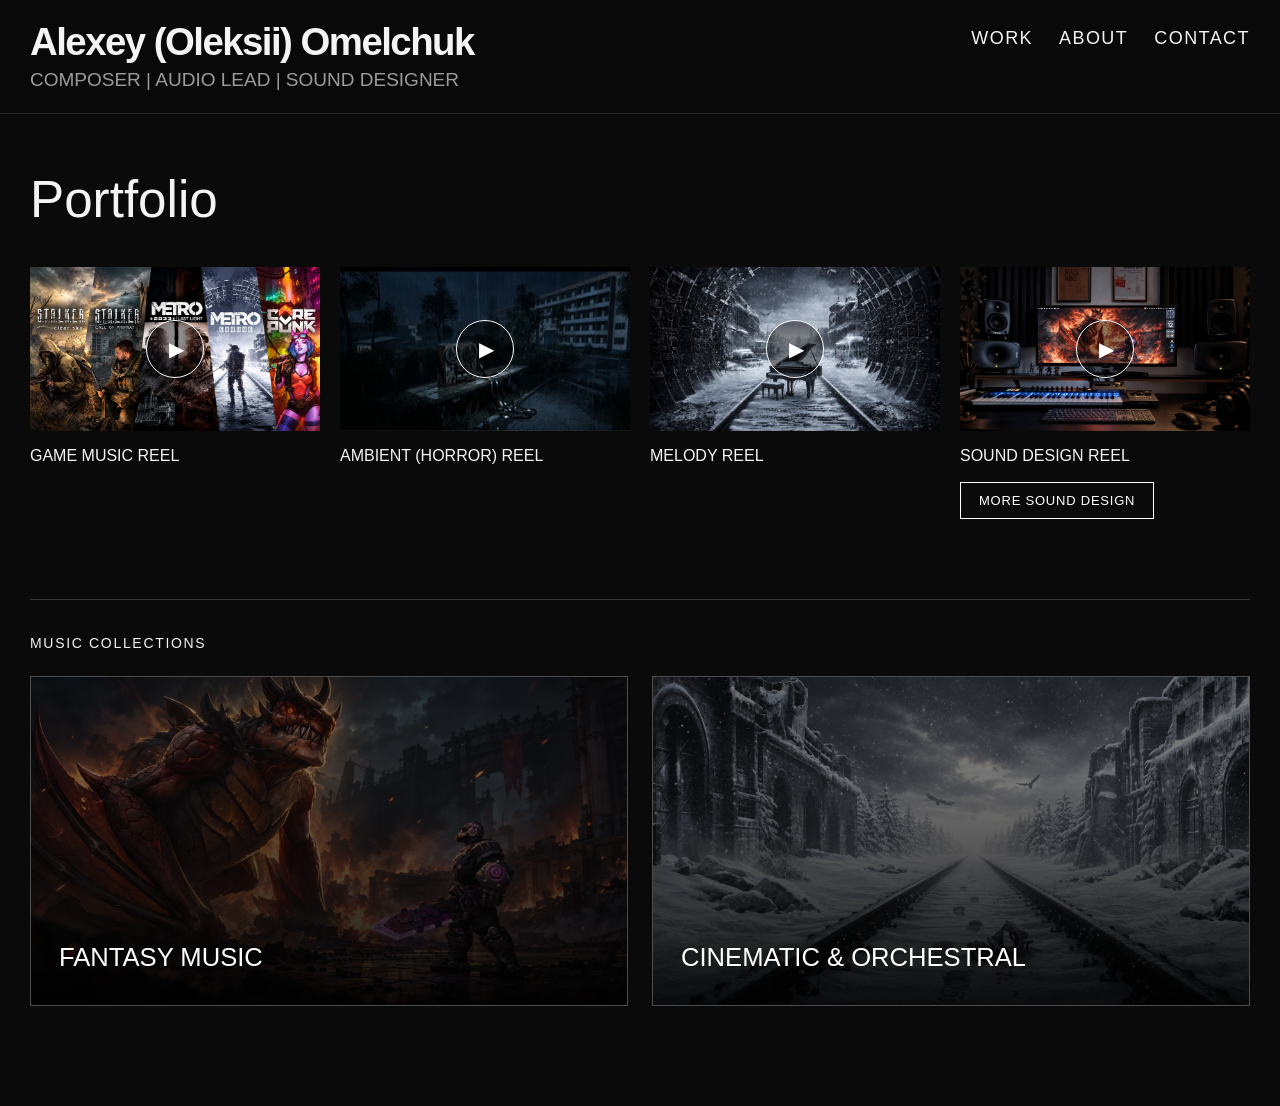
<file: portfolio.html>
<!DOCTYPE html>
<html lang="en">
<head>
  <meta charset="UTF-8">
  <meta name="viewport" content="width=device-width, initial-scale=1.0">
  <title>Portfolio | Alexey (Oleksii) Omelchuk</title>
  <link rel="stylesheet" href="styles.css">

 <style>
  /* PORTFOLIO PAGE */

  .portfolio-page {
    padding: 60px 30px 100px;
  }

  .portfolio-inner {
    max-width: 1600px;
    margin: 0 auto;
  }

  .portfolio-page h1 {
    margin: 0 0 42px;
    font-size: clamp(30px, 4vw, 56px);
    line-height: 1;
    font-weight: 500;
  }

  /* 4 REELS */

  .portfolio-reels {
    display: grid;
    grid-template-columns: repeat(4, minmax(0, 1fr));
    gap: 20px;
  }

  .portfolio-reel {
    min-width: 0;
  }

  .portfolio-reel__video {
    width: 100%;
    aspect-ratio: 16 / 9;
    background: #000;
    overflow: hidden;
  }

  .portfolio-reel__video iframe {
    display: block;
    width: 100%;
    height: 100%;
    border: 0;
  }
   /* CUSTOM REEL COVER */

.reel-cover {
  position: relative;
  cursor: pointer;
}

.reel-cover img {
  display: block;
  width: 100%;
  height: 100%;
  object-fit: cover;
}

.reel-play {
  position: absolute;
  top: 50%;
  left: 50%;
  transform: translate(-50%, -50%);

  width: 58px;
  height: 58px;

  display: flex;
  align-items: center;
  justify-content: center;

  padding: 0 0 0 3px;

  border: 1px solid #fff;
  border-radius: 50%;

  background: rgba(0, 0, 0, 0.45);
  color: #fff;

  font-size: 20px;
  cursor: pointer;

  transition: background 0.2s ease, transform 0.2s ease;
}

.reel-cover:hover .reel-play {
  background: #fff;
  color: #000;
  transform: translate(-50%, -50%) scale(1.06);
}

  .portfolio-reel h2 {
    margin: 15px 0 0;
    font-size: 16px;
    font-weight: 400;
    line-height: 1.3;
    text-transform: uppercase;
  }

  /* COLLECTIONS */

  .portfolio-collections {
    margin-top: 80px;
    padding-top: 35px;
    border-top: 1px solid rgba(255, 255, 255, 0.18);
  }

  .portfolio-collections__label {
    margin: 0 0 25px;
    font-size: 14px;
    font-weight: 400;
    letter-spacing: 0.12em;
    text-transform: uppercase;
  }

  .portfolio-collections__grid {
    display: grid;
    grid-template-columns: repeat(2, minmax(0, 1fr));
    gap: 24px;
  }

  .portfolio-collection {
    position: relative;
    display: block;
    min-height: 330px;
    overflow: hidden;
    border: 1px solid rgba(255, 255, 255, 0.25);
    color: #fff;
    text-decoration: none;
    background: #111;
  }

  .portfolio-collection img {
    position: absolute;
    inset: 0;
    width: 100%;
    height: 100%;
    object-fit: cover;
    opacity: 0.55;
    transition: transform 0.4s ease, opacity 0.4s ease;
  }

  .portfolio-collection::after {
    content: "";
    position: absolute;
    inset: 0;
    background: linear-gradient(
      to top,
      rgba(0, 0, 0, 0.88) 0%,
      rgba(0, 0, 0, 0.18) 70%
    );
  }

  .portfolio-collection__content {
    position: absolute;
    z-index: 2;
    left: 28px;
    right: 28px;
    bottom: 26px;
  }

  .portfolio-collection h2 {
    margin: 0 0 8px;
    font-size: clamp(22px, 2vw, 32px);
    font-weight: 400;
    line-height: 1.1;
    text-transform: uppercase;
  }

  .portfolio-collection p {
    margin: 0;
    color: rgba(255, 255, 255, 0.72);
    font-size: 13px;
  }

  .portfolio-collection:hover img {
    transform: scale(1.025);
    opacity: 0.72;
  }

  /* RESPONSIVE */

  @media (max-width: 1100px) {
    .portfolio-reels {
      grid-template-columns: repeat(2, minmax(0, 1fr));
    }
  }

  @media (max-width: 700px) {
    .portfolio-page {
      padding: 45px 18px 70px;
    }

    .portfolio-reels,
    .portfolio-collections__grid {
      grid-template-columns: 1fr;
    }

    .portfolio-collection {
      min-height: 260px;
    }

    .portfolio-collections {
      margin-top: 60px;
    }
  }
   .reel-more-btn {
  display: inline-block;
  margin-top: 16px;
  padding: 10px 18px;
  border: 1px solid #fff;
  color: #fff;
  background: transparent;
  font-size: 13px;
  font-weight: 400;
  letter-spacing: 0.06em;
  text-decoration: none;
  transition: background 0.2s ease, color 0.2s ease;
}

.reel-more-btn:hover {
  background: #fff;
  color: #000;
}
</style>
</head>

<body>

<header class="site-header">
  <div class="identity">
    <a class="name" href="index.html">Alexey (Oleksii) Omelchuk</a>
    <p>COMPOSER | AUDIO LEAD | SOUND DESIGNER</p>
  </div>

  <nav class="main-nav">
    <a href="index.html#work">Work</a>
    <a href="index.html#about">About</a>
    <a href="contact.html">Contact</a>
  </nav>
</header>

<main class="portfolio-page">
  <div class="portfolio-inner">

    <h1>Portfolio</h1>

    <!-- PORTFOLIO REELS -->
    <div class="portfolio-reels">

      <div class="portfolio-reel">
  <div
    class="portfolio-reel__video reel-cover"
    data-video="Q5u9P2Pm0-o">

    <img
      src="images/game-music-reel.png"
      alt="Game Music Reel">

    <button
      class="reel-play"
      type="button"
      aria-label="Play Game Music Reel">
      ▶
    </button>

  </div>

  <h2>Game Music Reel</h2>
</div>

      <div class="portfolio-reel">
  <div
    class="portfolio-reel__video reel-cover"
    data-video="vys5iWstanU">

    <img
      src="images/ambient.png"
      alt="Cinematic Reel">

    <button
      class="reel-play"
      type="button"
      aria-label="Play Cinematic Reel">
      ▶
    </button>

  </div>

  <h2>Ambient (Horror) Reel</h2>
</div>

<div class="portfolio-reel">
  <div
    class="portfolio-reel__video reel-cover"
    data-video="BUUrAtdum_Q">

    <img
      src="images/piano-reel.png"
      alt="Piano Reel">

    <button
      class="reel-play"
      type="button"
      aria-label="Play Piano Reel">
      ▶
    </button>

  </div>

  <h2>Melody Reel</h2>
</div>
  
<div class="portfolio-reel">
  <div
    class="portfolio-reel__video reel-cover"
    data-video="oR0vHkeO0xk">

    <img
      src="images/sound-design-reel.png"
      alt="Sound Design Reel">

    <button
      class="reel-play"
      type="button"
      aria-label="Play Sound Design Reel">
      ▶
    </button>

  </div>

  <h2>Sound Design Reel</h2>
<a
  class="reel-more-btn"
  href="https://www.artstation.com/alexeyomelchuk"
  target="_blank"
  rel="noopener noreferrer">
  MORE SOUND DESIGN
</a>

</div>
</div>
    </div>


    <!-- MUSIC COLLECTIONS -->
    <section class="portfolio-collections">

      <p class="portfolio-collections__label">Music Collections</p>

      <div class="portfolio-collections__grid">

        <!-- FANTASY MUSIC -->
        <a class="portfolio-collection" href="fantasy-music.html">
          <img
            src="images/fantasy-music.png"
            alt="Fantasy Music">

          <div class="portfolio-collection__content">
            <h2>Fantasy Music</h2>
            <p></p>
          </div>
        </a>


        <!-- CINEMATIC & ORCHESTRAL -->
       <a class="portfolio-collection" href="cinematic-music.html">
          <img
            src="images/cinematic-orchestral.png"
            alt="Cinematic and Orchestral Music">

          <div class="portfolio-collection__content">
            <h2>Cinematic &amp; Orchestral</h2>
            <p></p>
          </div>
        </a>

      </div>

    </section>

  </div>
</main>
<script>
  document.querySelectorAll(".reel-cover").forEach((cover) => {
    cover.addEventListener("click", () => {
      const videoId = cover.dataset.video;

      cover.innerHTML = `
        <iframe
          src="https://www.youtube.com/embed/${videoId}?autoplay=1"
          title="Portfolio Reel"
          allow="autoplay; encrypted-media; picture-in-picture"
          allowfullscreen>
        </iframe>
      `;
    });
  });
</script>
</body>
</html>
</file>
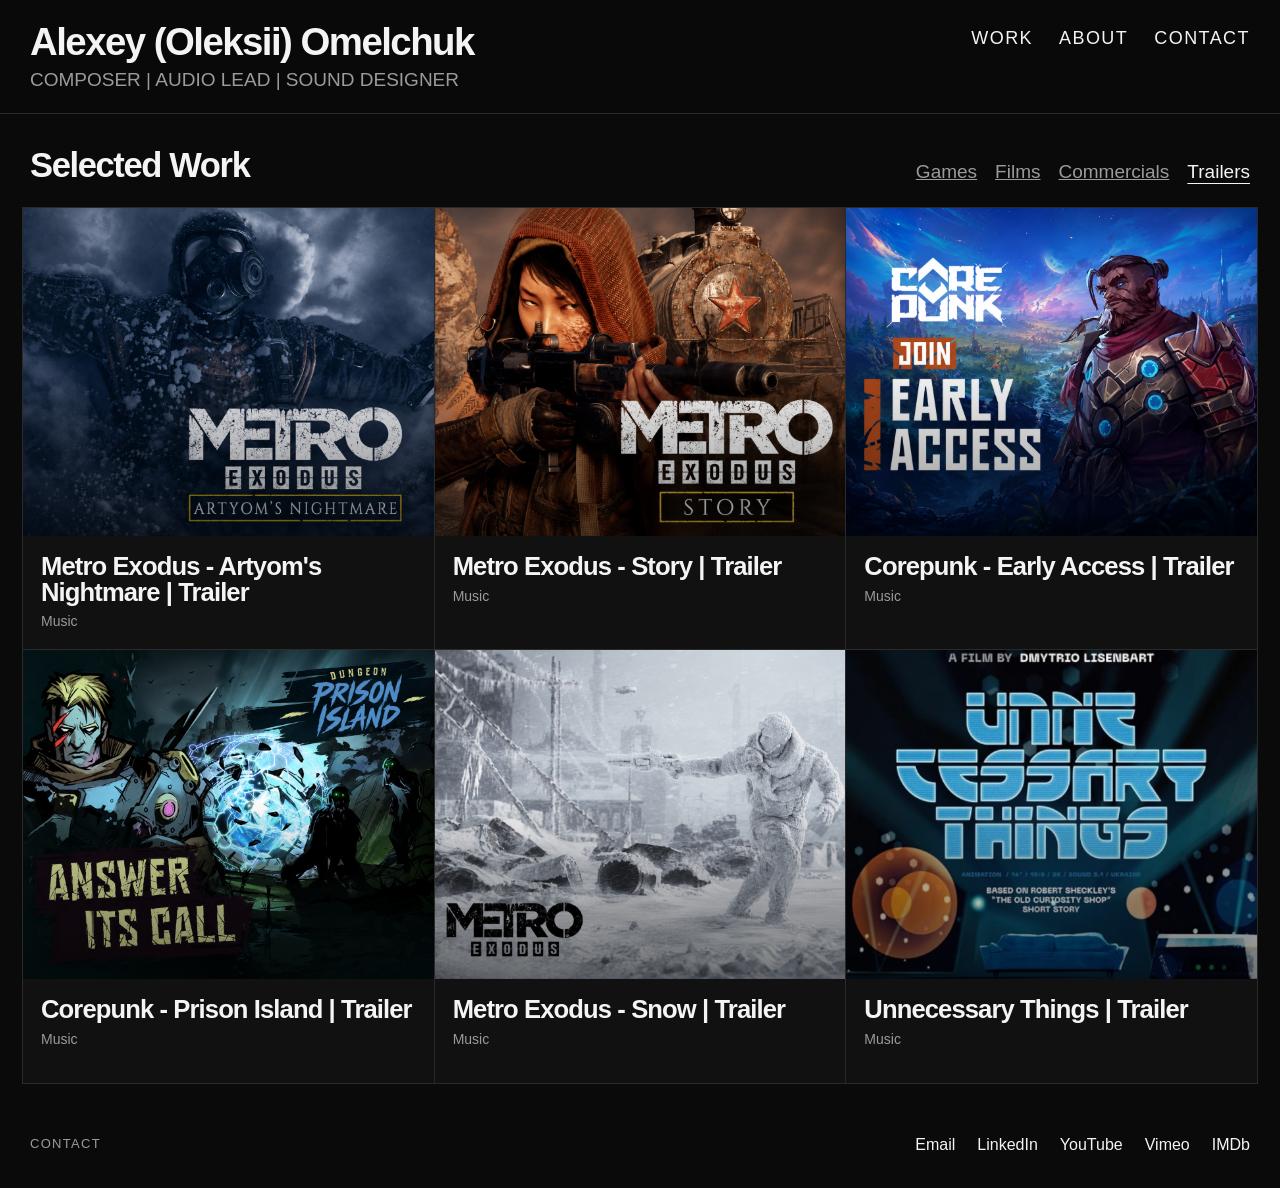
<file: trailers.html>
<!DOCTYPE html>
<html lang="en">
<head>
  <meta charset="UTF-8">
  <meta name="viewport" content="width=device-width, initial-scale=1.0">
  <title>Trailers — Alexey (Oleksii) Omelchuk</title>
  <link rel="stylesheet" href="styles.css">
</head>

<body>

<header class="site-header">
  <div class="identity">
    <a class="name" href="index.html">Alexey (Oleksii) Omelchuk</a>
    <p>COMPOSER | AUDIO LEAD | SOUND DESIGNER</p>
  </div>

  <nav class="main-nav">
    <a href="index.html">Work</a>
    <a href="index.html#about">About</a>
    <a href="contact.html">Contact</a>
  </nav>
</header>

<main id="top">

<section class="work" id="work">

  <div class="section-head">
    <h1>Selected Work</h1>

    <div class="filters">
      <a class="filter" href="index.html">Games</a>
      <a class="filter" href="films.html">Films</a>
      <a class="filter" href="commercials.html">Commercials</a>
      <a class="filter is-active" href="trailers.html">Trailers</a>
    </div>
  </div>

  <div class="project-grid">

    <article class="project-card video-card"
         data-video="Mn10KuNiDJM">
  <div class="project-art trailer-art-1">
    <span class="play-mark">▶</span>
  </div>
  <div class="project-meta">
    <h2>Metro Exodus - Artyom's Nightmare | Trailer</h2>
    <p>Music</p>
  </div>
</article>

<article class="project-card video-card"
         data-video="ITsyel3oxEQ">
 <div class="project-art trailer-art-2">
    <span class="play-mark">▶</span>
  </div>
  <div class="project-meta">
    <h2>Metro Exodus - Story | Trailer</h2>
    <p>Music</p>
  </div>
</article>

<article class="project-card video-card"
         data-video="YfU1oCasTOw">
 <div class="project-art trailer-art-3">
    <span class="play-mark">▶</span>
  </div>
  <div class="project-meta">
    <h2>Corepunk - Early Access | Trailer</h2>
    <p>Music</p>
  </div>
</article>

<article class="project-card video-card"
         data-video="3QQQc2T9o5k">
  <div class="project-art trailer-art-4">
    <span class="play-mark">▶</span>
  </div>
  <div class="project-meta">
    <h2>Corepunk - Prison Island | Trailer</h2>
    <p>Music</p>
  </div>
</article>

<article class="project-card video-card"
         data-video="mX-tGoLfXZk">
  <div class="project-art trailer-art-5">
    <span class="play-mark">▶</span>
  </div>
  <div class="project-meta">
    <h2>Metro Exodus - Snow | Trailer</h2>
    <p>Music</p>
  </div>
</article>

<article class="project-card video-card"
         data-video="1219041996"
         data-platform="vimeo">
  <div class="project-art trailer-art-6">
    <span class="play-mark">▶</span>
  </div>
  <div class="project-meta">
    <h2>Unnecessary Things | Trailer</h2>
    <p>Music</p>
  </div>
</article>
  </div>

</section>

</main>

<footer id="contact">
  <p>Contact</p>

  <div class="contact-links">
    <a href="mailto:alexeyomelchuk.music@gmail.com">Email</a>

    <a href="https://www.linkedin.com/in/oleksii-omelchuk"
       target="_blank"
       rel="noopener noreferrer">LinkedIn</a>

    <a href="https://www.youtube.com/@AlexeyOmelchuk"
       target="_blank"
       rel="noopener noreferrer">YouTube</a>
    
    <a href="https://vimeo.com/user261738134" target="_blank" rel="noopener noreferrer">Vimeo</a>
    <a href="https://www.imdb.com/name/nm3913658/"
       target="_blank"
       rel="noopener noreferrer">IMDb</a>
  </div>
</footer>

<div class="video-modal" id="videoModal" aria-hidden="true">
  <div class="video-modal__backdrop" data-close-video></div>

  <div class="video-modal__dialog">
    <button class="video-modal__close"
            type="button"
            data-close-video>×</button>

    <div class="video-modal__frame">
      <iframe
        id="videoFrame"
        src=""
        title="Video player"
        allow="autoplay; encrypted-media; picture-in-picture"
        allowfullscreen>
      </iframe>
    </div>
  </div>
</div>

<script src="script.js"></script>

</body>
</html>
</file>
<file: styles.css>
:root{--bg:#0a0a0a;--panel:#111;--text:#f4f4f4;--muted:#9b9b9b;--line:#2a2a2a}*{box-sizing:border-box}html{scroll-behavior:smooth}body{margin:0;background:var(--bg);color:var(--text);font-family:Arial,Helvetica,sans-serif;}body.modal-open{overflow:hidden}a{color:inherit}.site-header{position:sticky;top:0;z-index:20;display:flex;justify-content:space-between;align-items:flex-start;gap:32px;padding:24px 30px 20px;background:rgba(10,10,10,.92);border-bottom:1px solid var(--line);backdrop-filter:blur(10px)}.identity p{margin:3px 0 0;color:var(--muted);font-size:15px}.name{display:inline-block;margin-bottom:5px;text-decoration:none;font-size:clamp(24px,3vw,42px);line-height:.95;font-weight:700;letter-spacing:-.04em}.main-nav{display:flex;gap:26px;padding-top:4px}.main-nav a{text-decoration:none;text-transform:uppercase;font-size:13px;letter-spacing:.08em}.main-nav a:hover,.main-nav a:focus-visible{text-decoration:underline;text-underline-offset:5px}.work{padding:34px 22px 24px}.section-head{display:flex;justify-content:space-between;align-items:end;gap:24px;margin:0 8px 22px}.section-head h1{margin:0;font-size:clamp(30px,4vw,56px);line-height:.95;letter-spacing:-.04em}.filters{display:flex;gap:18px;flex-wrap:wrap}.filter{padding:0;border:0;background:none;color:var(--muted);font:inherit;font-size:15px;cursor:pointer}.filter:hover,.filter:focus-visible,.filter.is-active{color:var(--text);text-decoration:underline;text-underline-offset:5px}.project-grid{display:grid;grid-template-columns:repeat(3,minmax(0,1fr));border-top:1px solid var(--line);border-left:1px solid var(--line)}.project-card{display:block;width:100%;min-width:0;padding:0;border-top:0;border-left:0;border-right:1px solid var(--line);border-bottom:1px solid var(--line);background:var(--panel);color:inherit;text-align:left;font:inherit;text-decoration:none;transition:transform .18s ease;cursor:pointer}.project-card:hover{transform:translateY(-3px)}.project-card.is-hidden{display:none}.project-art{aspect-ratio:5/4;position:relative;overflow:hidden}.project-art::after{content:"";position:absolute;inset:0;background:linear-gradient(to top,rgba(0,0,0,.45),transparent 55%)}.play-mark{position:absolute;z-index:2;left:50%;top:50%;transform:translate(-50%,-50%);display:grid;place-items:center;width:64px;height:64px;border:1px solid rgba(255,255,255,.7);border-radius:50%;background:rgba(0,0,0,.45);font-size:24px;padding-left:4px;opacity:0;transition:.18s ease}.video-card:hover .play-mark,.video-card:focus-visible .play-mark{opacity:1;transform:translate(-50%,-50%) scale(1.05)}.art-1{background:url("images/Metro 2033.png") center/cover no-repeat}.art-2{background:url("images/Metro Last Light.png") center/cover no-repeat}.art-3{background:url("images/Metro Exodus.png") center/cover no-repeat}.art-4{background:url("images/S.T.A.L.K.E.R. Clear Sky.png") center/cover no-repeat}.art-5{background:url("images/S.T.A.L.K.E.R. Call Of Prypiat.png") center/cover no-repeat}.art-6{background:url("images/Corepunk.png") center/cover no-repeat}.art-7{background:url("images/La Quimera.png") center/cover no-repeat}.art-8{background:url("images/Alexander.png") center/cover no-repeat}.art-9{background:url("images/Heroes of Annihilated empires.png") center/cover no-repeat}.art-film{background:#161616}.art-commercial{background:#131313}.project-meta{min-height:104px;padding:18px 18px 20px}.project-meta h2{margin:0 0 8px;font-size:clamp(20px,2vw,31px);line-height:1;letter-spacing:-.035em}.project-meta p{margin:0;color:var(--muted);font-size:14px}.about{display:grid;grid-template-columns:minmax(260px,.8fr) minmax(0,1.6fr);border-top:1px solid var(--line);border-bottom:1px solid var(--line)}
.portrait-placeholder {
  width: min(420px, 100%);
  aspect-ratio: 4 / 5;
  min-height: 0;
  margin: 50px auto;
  border-right: 0;
  background: url("images/alexey.jpg") center top / cover no-repeat;}
.about-copy{padding:clamp(38px,6vw,90px)}.kicker{margin:0 0 28px;color:var(--muted);text-transform:uppercase;letter-spacing:.1em;font-size:13px}.about-copy h2{margin:0 0 36px;font-size:clamp(34px,5vw,70px);line-height:.95;letter-spacing:-.05em}.about-copy p:not(.kicker){max-width:850px;margin:0 0 22px;color:#d0d0d0;font-size:clamp(18px,2vw,25px);line-height:1.45}footer{display:flex;justify-content:space-between;gap:28px;padding:28px 30px 34px}footer p{margin:0;text-transform:uppercase;letter-spacing:.1em;font-size:13px;color:var(--muted)}.contact-links{display:flex;flex-wrap:wrap;gap:22px}.contact-links a{text-decoration:none}.video-modal{position:fixed;inset:0;z-index:100;display:none;align-items:center;justify-content:center;padding:24px}.video-modal.is-open{display:flex}.video-modal__backdrop{position:absolute;inset:0;background:rgba(0,0,0,.88);backdrop-filter:blur(6px)}.video-modal__dialog{position:relative;z-index:1;width:min(1100px,100%)}.video-modal__close{position:absolute;right:-4px;top:-48px;border:0;background:none;color:#fff;font-size:42px;cursor:pointer}.video-modal__frame{position:relative;width:100%;aspect-ratio:16/9;background:#000}.video-modal__frame iframe{position:absolute;inset:0;width:100%;height:100%;border:0}@media(max-width:900px){.project-grid{grid-template-columns:repeat(2,minmax(0,1fr))}.about{grid-template-columns:1fr}.portrait-placeholder{min-height:420px;border-right:0;border-bottom:1px solid var(--line)}}@media(max-width:640px){.site-header{position:static;flex-direction:column;padding:20px}.main-nav{width:100%;justify-content:space-between}.section-head{align-items:flex-start;flex-direction:column}.project-grid{grid-template-columns:1fr}.work{padding-inline:14px}.play-mark{opacity:1;width:54px;height:54px;font-size:20px}footer{flex-direction:column;padding-inline:20px}}.commercial-grid {
  grid-column: 1 / -1;
  display: grid;
  grid-template-columns: repeat(4, minmax(0, 1fr));
  width: 100%;
  border-left: 1px solid var(--line);
  border-top: 1px solid var(--line);
}

.commercial-grid.is-hidden {
  display: none;}

.commercial-card {
  min-width: 0;
  border-right: 1px solid var(--line);
  border-bottom: 1px solid var(--line);
  background: var(--panel);
}

.commercial-card .project-art {
  aspect-ratio: 16 / 9;
}

.commercial-card .project-meta {
  min-height: 78px;
  padding: 13px 14px 15px;
}

.commercial-card .project-meta h2 {
  margin: 0 0 6px;
  font-size: 18px;
}

.commercial-card .project-meta p {
  font-size: 13px;
}

@media (max-width: 900px) {
  .commercial-grid {
    grid-template-columns: repeat(2, minmax(0, 1fr));
  }
}

@media (max-width: 640px) {
  .commercial-grid {
    grid-template-columns: 1fr;
  }
}
/* TRAILER THUMBNAILS */

.trailer-art-1 {
  background: url("images/Trailer 1.png") center/cover no-repeat;
}

.trailer-art-2 {
  background: url("images/Trailer 2.png") center/cover no-repeat;
}

.trailer-art-3 {
  background: url("images/Trailer 3.png") center/cover no-repeat;
}

.trailer-art-4 {
  background: url("images/Trailer 4.png") center/cover no-repeat;
}

.trailer-art-5 {
  background: url("images/Trailer 5.png") center/cover no-repeat;
}

.trailer-art-6 {
  background: url("images/Trailer 6.png") center/cover no-repeat;
}
/* FILM THUMBNAILS */

.film-art-1 {
  background: url("images/film-1-new.png") center/cover no-repeat;
}

.film-art-2 {
  background: url("images/film-2-new.png") center/cover no-repeat;
}

.film-art-3 {
  background: url("images/film-3.png") center/cover no-repeat;
}
/* HEADER & WORK TYPOGRAPHY ADJUSTMENTS */

/* COMPOSER | AUDIO LEAD | SOUND DESIGNER */
.identity p {
  font-size: 19px;
  line-height: 1.3;
}

/* WORK / ABOUT / CONTACT */
.main-nav a {
  font-size: 18px;
  letter-spacing: 0.08em;
}

/* Selected Work */
.section-head h1 {
  font-size: clamp(25px, 2.7vw, 35px);
  line-height: 1;
  letter-spacing: -0.04em;
}

/* Games / Films / Commercials / Trailers */
.filter {
  font-size: 19px;
}

#work {
  scroll-margin-top: 120px;
}


/* Відступ між заголовком і картками */
.section-head {
  margin-bottom: 24px;
}
/* ABOUT BUTTONS */

.about-buttons {
  display: flex;
  justify-content: center;
  gap: 32px;
  margin-top: 32px;
}

.about-btn {
  display: inline-flex;
  align-items: center;
  justify-content: center;

  min-width: 170px;
  height: 52px;

  border: 1px solid #fff;
  background: transparent;
  color: #fff;

  font-family: Arial, Helvetica, sans-serif;
  font-size: 18px;
  font-weight: 400;
  text-decoration: none;

  transition: background 0.25s ease,
              color 0.25s ease,
              border-color 0.25s ease;
}

.about-btn:hover {
  background: #fff;
  color: #000;
  border-color: #fff;
}
/* =========================
   SELECTED GAME MUSIC
========================= */

.game-music {
  padding: 90px 30px 100px;
  background: #090909;
  border-top: 1px solid #2a2a2a;
}

.game-music__head {
  max-width: 1600px;
  margin: 0 auto 38px;
}

.game-music__head p {
  margin: 0;
  color: #f2f2f2;
  font-size: 14px;
  font-weight: 500;
  letter-spacing: 0.16em;
  text-transform: uppercase;
}

.game-music__list {
  max-width: 1600px;
  margin: 0 auto;
  display: grid;
  grid-template-columns: repeat(2, minmax(0, 1fr));
  column-gap: 60px;
}

.music-track {
  display: grid;
  grid-template-columns: minmax(180px, 1fr) 300px;
  align-items: center;
  gap: 25px;

  min-height: 92px;
  border-top: 1px solid #333;
}

.music-track:nth-last-child(-n + 2) {
  border-bottom: 1px solid #333;
}

.music-track__title {
  display: flex;
  align-items: center;
  gap: 22px;
  min-width: 0;
}

.music-track__title span {
  color: #777;
  font-size: 12px;
  letter-spacing: 0.12em;
}

.music-track__title h3 {
  margin: 0;
  color: #f2f2f2;
  font-size: 20px;
  font-weight: 500;
  line-height: 1.2;
}

.music-track audio {
  display: block;
  width: 100%;
  height: 38px;
}

/* TABLET / MOBILE */

@media (max-width: 1100px) {
  .game-music__list {
    grid-template-columns: 1fr;
  }

  .music-track:nth-last-child(-n + 2) {
    border-bottom: 0;
  }

  .music-track:last-child {
    border-bottom: 1px solid #333;
  }
}

@media (max-width: 700px) {
  .game-music {
    padding: 65px 20px 75px;
  }

  .game-music__head {
    margin-bottom: 28px;
  }

  .music-track {
    grid-template-columns: 1fr;
    gap: 12px;
    padding: 20px 0;
  }

  .music-track audio {
    width: 100%;
  }
}
/* =========================
   CUSTOM GAME MUSIC PLAYER
========================= */

.game-music {
  padding: 80px 30px 95px;
  background: #090909;
  border-top: 1px solid var(--line);
}

.game-music__head {
  max-width: 1600px;
  margin: 0 auto 34px;
}

.game-music__head p {
  margin: 0;
  color: #f4f4f4;
  font-size: 14px;
  font-weight: 500;
  letter-spacing: 0.16em;
  text-transform: uppercase;
}

.game-music__list {
  max-width: 1600px;
  margin: 0 auto;
  display: grid;
  grid-template-columns: repeat(2, minmax(0, 1fr));
  gap: 18px 42px;
}

.music-track {
  display: grid;
  grid-template-columns: minmax(0, 1fr) 42px minmax(120px, 1fr) 48px;
  align-items: center;
  gap: 14px;
}

/* однакові тонкі рамки навколо назв */
.music-track__title {
  min-height: 54px;
  padding: 0 16px;
  display: flex;
  align-items: center;
  gap: 16px;

  border: 1px solid rgba(255,255,255,.75);
  background: transparent;
}

.music-track__title span {
  flex: 0 0 auto;
  color: #8e8e8e;
  font-size: 12px;
  letter-spacing: .12em;
}

.music-track__title h3 {
  margin: 0;
  min-width: 0;

  color: #f4f4f4;
  font-size: 16px;
  font-weight: 400;
  line-height: 1.25;
}

/* стандартний браузерний плеєр ховаємо */
.music-track audio {
  display: none;
}

/* кнопка play */
.track-play {
  width: 38px;
  height: 38px;
  padding: 0;

  display: grid;
  place-items: center;

  border: 1px solid rgba(255,255,255,.8);
  border-radius: 50%;

  background: transparent;
  color: #fff;

  font-size: 13px;
  cursor: pointer;

  transition:
    background .18s ease,
    color .18s ease,
    transform .18s ease;
}

.track-play:hover {
  transform: scale(1.06);
}

/* коли трек грає — біла кнопка */
.music-track.is-playing .track-play {
  background: #fff;
  color: #000;
}

/* waveform-style лінія */
.track-progress {
  position: relative;
  height: 26px;
  cursor: pointer;
  overflow: hidden;

  background:
    repeating-linear-gradient(
      90deg,
      rgba(255,255,255,.24) 0 2px,
      transparent 2px 5px
    );

  mask-image: linear-gradient(
    to bottom,
    transparent 0%,
    #000 20%,
    #000 80%,
    transparent 100%
  );
}

.track-progress__fill {
  position: absolute;
  inset: 0 auto 0 0;
  width: 0%;

  background:
    repeating-linear-gradient(
      90deg,
      #fff 0 2px,
      transparent 2px 5px
    );

  transition: width .08s linear;
}

.track-time {
  color: #9b9b9b;
  font-size: 12px;
  text-align: right;
  font-variant-numeric: tabular-nums;
}

@media (max-width: 1100px) {
  .game-music__list {
    grid-template-columns: 1fr;
  }
}

@media (max-width: 700px) {
  .game-music {
    padding: 60px 18px 70px;
  }

  .music-track {
    grid-template-columns: 42px 1fr 45px;
    gap: 12px;
  }

  .music-track__title {
    grid-column: 1 / -1;
  }

  .track-progress {
    grid-column: 2;
  }
}
</file>
